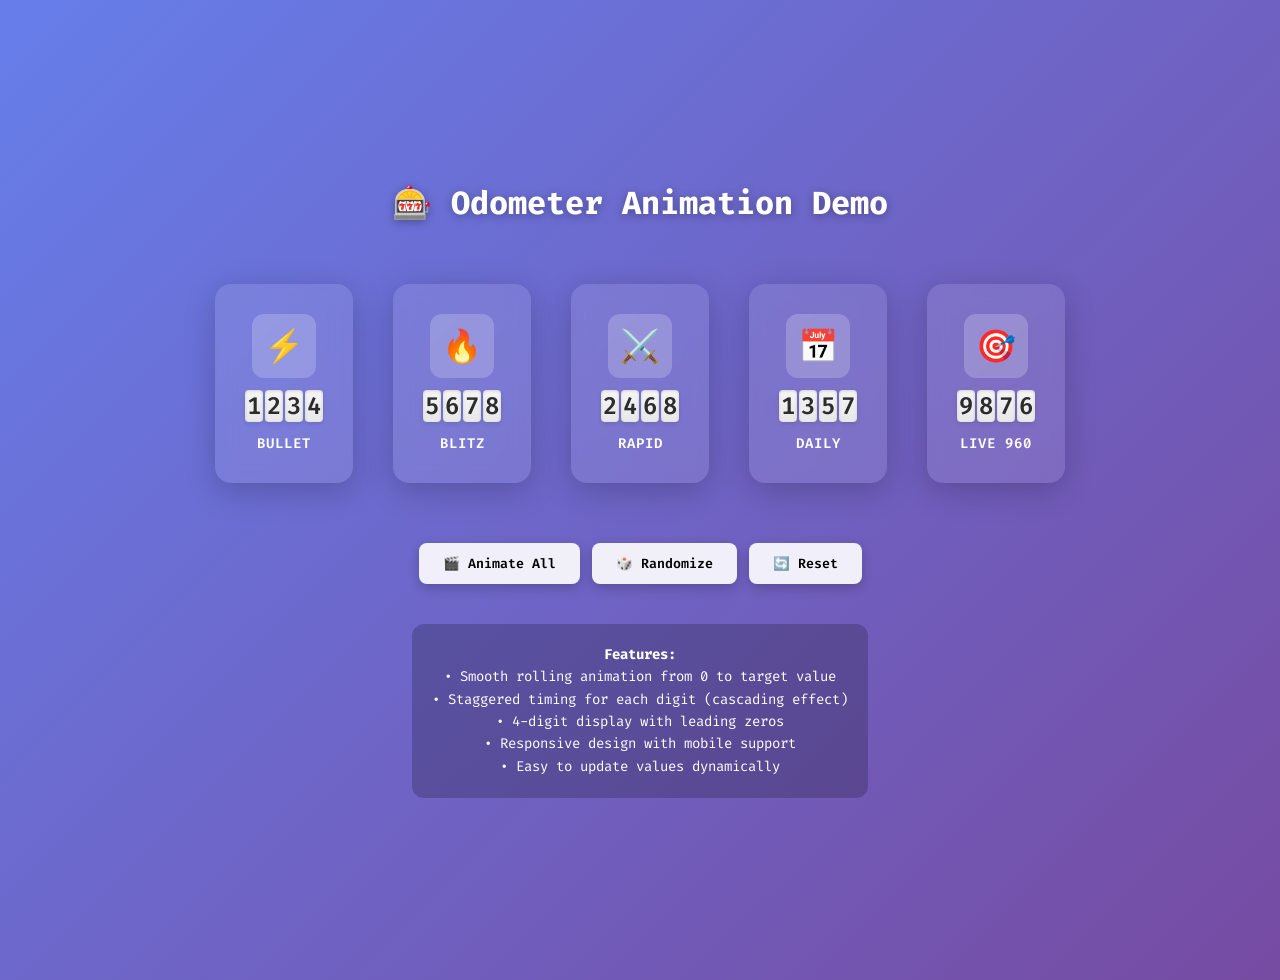
<file: odometer-demo.html>
<!DOCTYPE html>
<html lang="en">
<head>
    <meta charset="UTF-8">
    <meta name="viewport" content="width=device-width, initial-scale=1.0">
    <title>Odometer Demo</title>
    <link rel="preconnect" href="https://fonts.googleapis.com">
    <link rel="preconnect" href="https://fonts.gstatic.com" crossorigin>
    <link href="https://fonts.googleapis.com/css2?family=Fira+Code:wght@300..700&display=swap" rel="stylesheet">
    <link rel="stylesheet" href="odometer.css">
    <style>
        body {
            margin: 0;
            padding: 40px;
            min-height: 100vh;
            font-family: 'Fira Code', monospace;
            background: linear-gradient(135deg, #667eea 0%, #764ba2 100%);
            display: flex;
            flex-direction: column;
            align-items: center;
            justify-content: center;
            gap: 40px;
        }

        h1 {
            color: white;
            text-align: center;
            font-size: 32px;
            margin: 0 0 20px 0;
            text-shadow: 0 2px 10px rgba(0, 0, 0, 0.3);
        }

        .demo-container {
            display: flex;
            flex-wrap: wrap;
            gap: 40px;
            justify-content: center;
            align-items: center;
        }

        .demo-item {
            display: flex;
            flex-direction: column;
            align-items: center;
            gap: 12px;
            background: rgba(255, 255, 255, 0.1);
            backdrop-filter: blur(10px);
            padding: 30px;
            border-radius: 16px;
            box-shadow: 0 8px 32px rgba(0, 0, 0, 0.2);
        }

        .demo-icon {
            width: 64px;
            height: 64px;
            background: rgba(255, 255, 255, 0.2);
            border-radius: 12px;
            display: flex;
            align-items: center;
            justify-content: center;
            font-size: 32px;
        }

        .demo-label {
            color: white;
            font-size: 14px;
            font-weight: 600;
            text-transform: uppercase;
            letter-spacing: 1px;
        }

        .controls {
            display: flex;
            gap: 12px;
            margin-top: 20px;
        }

        button {
            background: rgba(255, 255, 255, 0.9);
            border: none;
            padding: 12px 24px;
            border-radius: 8px;
            font-family: 'Fira Code', monospace;
            font-weight: 600;
            cursor: pointer;
            transition: all 0.3s ease;
            box-shadow: 0 4px 12px rgba(0, 0, 0, 0.2);
        }

        button:hover {
            background: white;
            transform: translateY(-2px);
            box-shadow: 0 6px 16px rgba(0, 0, 0, 0.3);
        }

        button:active {
            transform: translateY(0);
        }

        .info {
            color: white;
            text-align: center;
            max-width: 600px;
            line-height: 1.6;
            background: rgba(0, 0, 0, 0.2);
            padding: 20px;
            border-radius: 12px;
            font-size: 14px;
        }
    </style>
</head>
<body>
    <h1>🎰 Odometer Animation Demo</h1>
    
    <div class="demo-container">
        <div class="demo-item">
            <div class="demo-icon">⚡</div>
            <div class="odometer-container" id="demo1"></div>
            <div class="demo-label">Bullet</div>
        </div>

        <div class="demo-item">
            <div class="demo-icon">🔥</div>
            <div class="odometer-container" id="demo2"></div>
            <div class="demo-label">Blitz</div>
        </div>

        <div class="demo-item">
            <div class="demo-icon">⚔️</div>
            <div class="odometer-container" id="demo3"></div>
            <div class="demo-label">Rapid</div>
        </div>

        <div class="demo-item">
            <div class="demo-icon">📅</div>
            <div class="odometer-container" id="demo4"></div>
            <div class="demo-label">Daily</div>
        </div>

        <div class="demo-item">
            <div class="demo-icon">🎯</div>
            <div class="odometer-container" id="demo5"></div>
            <div class="demo-label">Live 960</div>
        </div>
    </div>

    <div class="controls">
        <button onclick="animateAll()">🎬 Animate All</button>
        <button onclick="randomizeAll()">🎲 Randomize</button>
        <button onclick="resetAll()">🔄 Reset</button>
    </div>

    <div class="info">
        <strong>Features:</strong><br>
        • Smooth rolling animation from 0 to target value<br>
        • Staggered timing for each digit (cascading effect)<br>
        • 4-digit display with leading zeros<br>
        • Responsive design with mobile support<br>
        • Easy to update values dynamically
    </div>

    <script src="odometer.js"></script>
    <script>
        // Initialize odometers with different values
        const odometers = [
            new Odometer(document.getElementById('demo1'), 1234),
            new Odometer(document.getElementById('demo2'), 5678),
            new Odometer(document.getElementById('demo3'), 2468),
            new Odometer(document.getElementById('demo4'), 1357),
            new Odometer(document.getElementById('demo5'), 9876)
        ];

        // Animate on load
        window.addEventListener('load', () => {
            odometers.forEach(od => od.animate());
        });

        function animateAll() {
            odometers.forEach(od => od.animate());
        }

        function randomizeAll() {
            odometers.forEach(od => {
                const randomValue = Math.floor(Math.random() * 10000);
                od.setValue(randomValue);
            });
        }

        function resetAll() {
            odometers.forEach((od, i) => {
                const values = [1234, 5678, 2468, 1357, 9876];
                od.setValue(values[i]);
            });
        }
    </script>
</body>
</html>
</file>
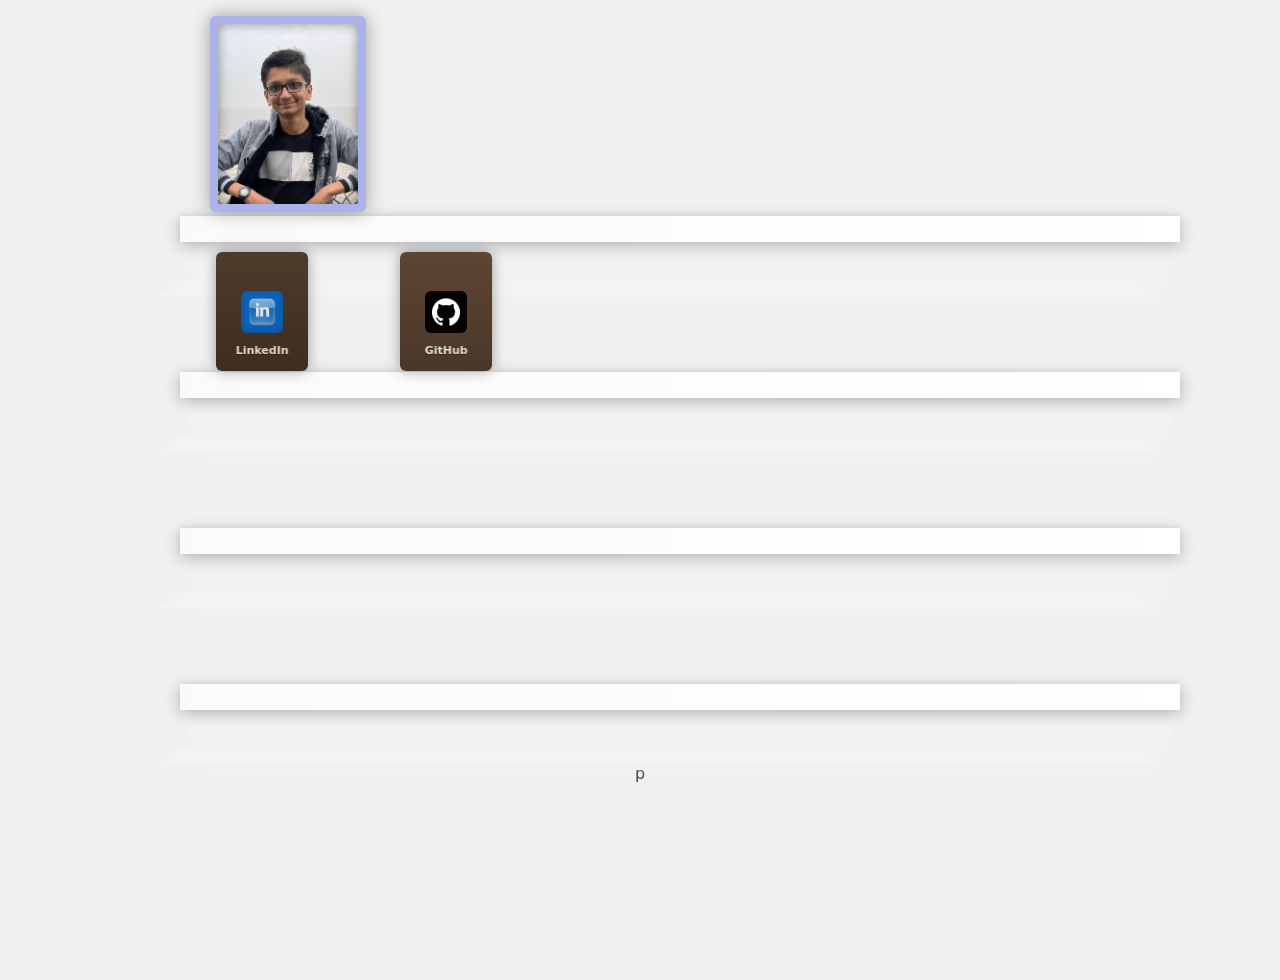
<file: testing.html>
<!DOCTYPE html>
<html lang="en">

<head>
  <meta charset="utf-8" />
  <meta name="viewport" content="width=device-width,initial-scale=1" />
  <title>Dhyey Lukhi — Shelf & Detective Books</title>
  <style>
    :root {
      --shelf-width: 80%;
      --max-width: 1000px;
      --book-w: 84px;
      --book-h: 110px;
      --book-gap: 100px;
      --leather: linear-gradient(180deg, #5a3f2b, #4b2f1e);
    }

    body {
      margin: 0;
      padding: 40px;
      min-height: 100vh;
      font-family: system-ui, -apple-system, "Segoe UI", Roboto, "Helvetica Neue", Arial;
      background: #f0f0f0;
      color: #222;
      display: flex;
      flex-direction: column;
      align-items: center;
      overflow-x: hidden;
    }

    /* top photo frame kept */
    .top-layer {
      width: var(--shelf-width);
      max-width: var(--max-width);
      display: flex;
      justify-content: flex-start;
      position: relative;
      z-index: 50;
      margin-bottom: -40px;
      height: 200px; /* <-- FIX: Prevent shelves from moving upward */
      --photo-top: -24px;
      --photo-left: 50px;
    }

    .photo-frame {
      width: 140px;
      height: 180px;
      border: 8px solid #acb2e9;
      border-radius: 6px;
      background: url('photo.jpg') center/cover no-repeat;
      background-color: #d2b48c;
      box-shadow: 0 0px 18px rgba(0, 0, 0, .35), inset 0 0 12px rgba(0, 0, 0, .4);
      transition: opacity .25s ease, transform .3s ease, box-shadow .3s ease;
      cursor: pointer;
      position: relative;
      top: var(--photo-top, 0);
      left: var(--photo-left, 0);
      background-size: cover;
      background-position: center;
      z-index: 100;
    }

    .photo-frame:hover {
      transform: translateY(-6px) scale(1.03);
      box-shadow: 0 12px 26px rgba(0, 0, 0, .45);
    }

    .photo-frame.active {
      position: fixed;
      top: 50%;
      left: 50%;
      transform: translate(-50%, -50%) scale(1);
      width: 70vmin;
      height: 90vmin;
      border-width: 12px;
      border-radius: 10px;
      box-shadow: 0 22px 40px rgba(0, 0, 0, .55);
      z-index: 5000;
      background-size: cover;
      background-position: center;
      transition: transform .35s ease, box-shadow .35s ease;
    }

    .photo-backdrop {
      position: fixed;
      inset: 0;
      background: rgba(0, 0, 0, .28);
      backdrop-filter: blur(12px);
      z-index: 4000;
      display: none;
    }

    .photo-backdrop.show {
      display: block;
    }

    /* shelves */
    .shelf-wrapper {
      width: var(--shelf-width);
      max-width: var(--max-width);
      display: flex;
      flex-direction: column;
      gap: 60px;
      z-index: 1;
    }

    .shelf {
      width: 100%;
      height: 80px;
      position: relative;
      border-bottom: 16px solid #f3f3f3;
      border-left: 20px solid transparent;
      border-right: 20px solid transparent;
    }

    .shelf::before {
      content: "";
      position: absolute;
      top: 16px;
      background: linear-gradient(90deg, #fafafa 0%, #fff 100%);
      height: 26px;
      width: calc(100% + 40px);
      box-shadow: 0 -1px 6px rgba(0, 0, 0, .05), 0 4px 16px rgba(0, 0, 0, .25);
      z-index: 2;
    }

    .shelf::after {
      content: "";
      position: absolute;
      top: 42px;
      width: calc(100% + 40px);
      height: 80px;
      background: linear-gradient(180deg, #f3f3f3 0%, rgba(255, 255, 255, 0) 100%);
      clip-path: polygon(0% 0%, 100% 0%, 97% 100%, 3% 100%);
      z-index: -1;
    }

    .books-row {
      position: absolute;
      left: 36px;
      top: -104px;
      display: flex;
      gap: var(--book-gap);
      align-items: flex-end;
      z-index: 5;
      pointer-events: none;
    }

    .book {
      width: var(--book-w);
      height: var(--book-h);
      position: relative;
      transform-origin: bottom center;
      pointer-events: auto;
      user-select: none;
      cursor: pointer;
    }

    .book .cover {
      width: 91%;
      height: 94%;
      border-radius: 6px;
      box-shadow: 0 0px 14px rgba(0, 0, 0, .35);
      display: flex;
      align-items: center;
      justify-content: center;
      text-align: center;
      color: #f6ecd9;
      font-weight: 600;
      padding: 8px;
      transition: transform .25s ease, box-shadow .25s ease;
      background: var(--leather);
      background-size: cover;
      background-position: center;
      flex-direction: column;
      transform-style: preserve-3d;
    }

    .book:hover .cover {
      transform: translateY(-6px) rotate(-1deg) scale(1.02);
      box-shadow: 0 12px 30px rgba(0, 0, 0, .45);
    }

    .book .logo {
      width: 42px;
      height: 42px;
      border-radius: 6px;
      background: rgba(0, 0, 0, .12);
      display: flex;
      align-items: center;
      justify-content: center;
      box-shadow: inset 0 -2px 6px rgba(0, 0, 0, .2);
    }

    .book.linkedin .cover {
      background: linear-gradient(180deg, #4e3b2a, #3e2d21);
    }

    .book.linkedin .logo {
      background: rgba(10, 102, 194, .95);
      color: #fff;
    }

    .book.github .cover {
      background: linear-gradient(180deg, #5e4534, #4a3728);
    }

    .book.github .logo {
      background: rgba(0, 0, 0, .95);
      color: #fff;
      font-weight: 700;
    }

    .book .label {
      position: absolute;
      bottom: 14px;
      left: 50%;
      transform: translateX(-50%) translateZ(1px);
      font-size: 11px;
      opacity: .95;
      color: #f1e8d6;
      text-shadow: 0 1px 0 rgba(0, 0, 0, .35);
      pointer-events: none;
    }

    .book-modal {
      position: fixed;
      inset: 0;
      display: none;
      align-items: center;
      justify-content: center;
      z-index: 1200;
      backdrop-filter: blur(9px);
      background: rgba(0, 0, 0, .28);
      padding: 30px;
    }

    .book-scene {
      width: min(760px, 92%);
      height: min(520px, 86%);
      perspective: 1400px;
      display: flex;
      align-items: center;
      justify-content: center;
    }

    .book-inner {
      width: 520px;
      height: 360px;
      position: relative;
      transform-style: preserve-3d;
      transition: transform .6s cubic-bezier(.2, .9, .25, 1);
    }

    .book-page {
      width: 100%;
      height: 100%;
      position: absolute;
      left: 0;
      top: 0;
      transform-origin: left center;
      background: linear-gradient(#fff, #fbfaf8);
      box-shadow: 0 12px 40px rgba(0, 0, 0, .45);
      border-radius: 6px;
      overflow: hidden;
      padding: 22px;
      display: flex;
      flex-direction: column;
      gap: 12px;
      backface-visibility: hidden;
      transition: transform .6s cubic-bezier(.2, .9, .25, 1);
    }

    .book-page.page-back {
      background: linear-gradient(180deg, #ffffff, #ffffff);
    }

    .book-page.turn {
      transform: rotateY(-180deg);
    }

    .page-content h1 {
      margin: 0;
      font-size: 32px;
      line-height: 1.05;
      font-weight: 700;
      color: #1f1f1f;
      word-break: break-word;
    }

    .page-content p {
      margin: 0;
      font-size: 14px;
      color: #333;
    }

    .page-content a {
      color: #0b63b7;
      text-decoration: none;
      word-break: break-all;
      font-size: 13px;
    }

    .book-controls {
      position: absolute;
      right: -18px;
      bottom: -18px;
      display: flex;
      gap: 10px;
      align-items: center;
    }

    .page-indicator {
      position: absolute;
      left: -125px;
      bottom: 45px;
      font-size: 13px;
      color: #4b4b4b;
    }

    .close-btn {
      position: absolute;
      top: -6px;
      right: -6px;
      background: #fff;
      width: 36px;
      height: 36px;
      border-radius: 999px;
      display: flex;
      align-items: center;
      justify-content: center;
      box-shadow: 0 8px 30px rgba(0, 0, 0, .35);
      cursor: pointer;
    }
  </style>
</head>

<body>

  <div class="top-layer">
    <div class="photo-frame"></div>
  </div>

  <div class="photo-backdrop" id="photoBackdrop"></div>

  <div class="shelf-wrapper">

    <div class="shelf" id="shelf1"></div>

    <div class="shelf" id="shelf2">
      <div class="books-row">
        <div class="book linkedin" id="linkedinBook">
          <div class="cover">
            <div class="logo"><img src="linkedin.png" width="28" height="28"></div>
            <div class="label">LinkedIn</div>
          </div>
        </div>

        <div class="book github" id="githubBook">
          <div class="cover">
            <div class="logo"><img src="github.png" width="28" height="28"></div>
            <div class="label">GitHub</div>
          </div>
        </div>
      </div>
    </div>

    <div class="shelf" id="shelf3"></div>
    <div class="shelf" id="shelf4"></div>
  </div>

  <div class="book-modal" id="bookModal">
    <div class="book-scene">
      <div class="book-inner" id="bookInner"></div>
      <div class="page-indicator" id="pageIndicator">1</div>
      <div class="close-btn" id="closeBook">✕</div>
    </div>
  </div>

  <script>

    const LINKS = {
      linkedinProfile: "https://www.linkedin.com/in/dhyeylukhi90",
      githubProfile: "https://github.com/DhyeyLukhi"
    };

    const linkedinBook = document.getElementById("linkedinBook");
    const githubBook = document.getElementById("githubBook");
    const bookModal = document.getElementById("bookModal");
    const bookInner = document.getElementById("bookInner");
    const closeBook = document.getElementById("closeBook");
    const pageIndicator = document.getElementById("pageIndicator");

    let currentPages = [];
    let currentIndex = 0;

    async function fetchJsonWithFallback(path, fallback) {
      try {
        const r = await fetch(path, { cache: "no-store" });
        if (!r.ok) throw 0;
        return await r.json();
      } catch {
        return fallback;
      }
    }

    function parseLineItem(item, defTitle) {
      if (!item) return { url: null, title: defTitle };
      if (typeof item !== "string") return { url: item, title: defTitle };
      if (item.includes(",")) {
        const parts = item.split(",");
        return {
          url: parts[0].trim(),
          title: parts.slice(1).join(",").trim() || defTitle
        };
      }
      return { url: item.trim(), title: defTitle };
    }

    async function preparePages(type) {
      const pages = [];

      if (type === "linkedin") {
        const fallback = {
          profile: LINKS.linkedinProfile,
          posts: []
        };
        const data = await fetchJsonWithFallback("linkedin.json", fallback);

        pages.push({ title: "LinkedIn — Profile", url: data.profile });

        (data.posts || []).forEach((p, i) => {
          const parsed = parseLineItem(p, "Post " + (i + 1));
          pages.push({ title: parsed.title, url: parsed.url });
        });
      }

      if (type === "github") {
        const fallback = {
          profile: LINKS.githubProfile,
          repos: []
        };
        const data = await fetchJsonWithFallback("github.json", fallback);

        pages.push({ title: "GitHub — Profile", url: data.profile });

        (data.repos || []).forEach((p, i) => {
          const parsed = parseLineItem(p, "Repo " + (i + 1));
          pages.push({ title: parsed.title, url: parsed.url });
        });
      }

      return pages;
    }

    function buildPagesDom(pages) {
      bookInner.innerHTML = "";

      pages.forEach((pg, i) => {
        const el = document.createElement("div");
        el.className = "book-page";
        el.dataset.page = i;
        el.style.zIndex = pages.length - i + 100;

        el.innerHTML = `
          <div class="page-content">
            <h1>${pg.title}</h1>
            ${pg.url ? `<p><a href="${pg.url}" target="_blank">Open link</a></p>` : `<p>—</p>`}
          </div>
        `;

        bookInner.appendChild(el);
      });
    }

    function updatePagesVisual() {
      const pages = document.querySelectorAll(".book-page");
      pages.forEach(p => {
        const n = Number(p.dataset.page);
        if (n < currentIndex) p.classList.add("turn");
        else p.classList.remove("turn");
      });
    }

    function updateIndicator() {
      pageIndicator.textContent = currentIndex + 1;
    }

    async function openBook(type) {
      currentIndex = 0;
      currentPages = await preparePages(type);
      buildPagesDom(currentPages);
      updatePagesVisual();
      updateIndicator();
      bookModal.style.display = "flex";

      bookInner.style.transform = "translateY(6px) scale(.98)";
      setTimeout(() => bookInner.style.transform = "translateY(0) scale(1)", 10);
    }

    function closeViewer() {
      bookModal.style.display = "none";
    }

    linkedinBook.addEventListener("click", () => openBook("linkedin"));
    githubBook.addEventListener("click", () => openBook("github"));
    closeBook.addEventListener("click", closeViewer);
    bookModal.addEventListener("click", e => { if (e.target === bookModal) closeViewer(); });

    document.addEventListener("keydown", e => {
      if (bookModal.style.display === "flex") {
        if (e.key === "ArrowRight") {
          if (currentIndex < currentPages.length - 1) currentIndex++;
        }
        if (e.key === "ArrowLeft") {
          if (currentIndex > 0) currentIndex--;
        }
        if (e.key === "Escape") closeViewer();

        updatePagesVisual();
        updateIndicator();
      }
    });

    /* PHOTO FRAME FULLSCREEN */
    const frame = document.querySelector(".photo-frame");
    const backdrop = document.getElementById("photoBackdrop");

    frame.addEventListener("click", () => {
      const opening = frame.classList.toggle("active");
      if (opening) backdrop.classList.add("show");
      else backdrop.classList.remove("show");
    });

    backdrop.addEventListener("click", () => {
      frame.classList.remove("active");
      backdrop.classList.remove("show");
    });

  </script>
</body>

</html>
p
</file>
<file: odometer.css>
/* Odometer Container */
.time-icon-wrapper {
    display: flex;
    flex-direction: column;
    align-items: center;
    gap: 8px;
}

.odometer-container {
    display: flex;
    gap: 2px;
    height: 32px;
    font-family: 'Fira Code', monospace;
    font-weight: 600;
    font-size: 24px;
    color: #2c2c2c;
    user-select: none;
}

/* Individual digit wrapper */
.odometer-digit {
    width: 18px;
    height: 32px;
    overflow: hidden;
    position: relative;
    background: linear-gradient(180deg, #f5f5f5 0%, #e8e8e8 100%);
    border-radius: 4px;
    box-shadow:
        inset 0 1px 3px rgba(0, 0, 0, 0.15),
        0 2px 4px rgba(0, 0, 0, 0.1);
    display: flex;
    align-items: center;
    justify-content: center;
}

/* The rolling column of digits */
.odometer-digit-inner {
    position: absolute;
    top: 0;
    left: 0;
    width: 100%;
    display: flex;
    flex-direction: column;
    align-items: center;
    transition: transform 1.2s cubic-bezier(0.25, 0.46, 0.45, 0.94);
    will-change: transform;
}

/* Each number in the column */
.odometer-digit-inner span {
    display: flex;
    align-items: center;
    justify-content: center;
    width: 100%;
    height: 32px;
    line-height: 32px;
    text-align: center;
}

/* Stagger animation delays for each digit position */
.odometer-digit:nth-child(1) .odometer-digit-inner {
    transition-delay: 0s;
}

.odometer-digit:nth-child(2) .odometer-digit-inner {
    transition-delay: 0.1s;
}

.odometer-digit:nth-child(3) .odometer-digit-inner {
    transition-delay: 0.2s;
}

.odometer-digit:nth-child(4) .odometer-digit-inner {
    transition-delay: 0.3s;
}

/* Dark mode adjustments */
@media (prefers-color-scheme: dark) {
    .odometer-container {
        color: #e0e0e0;
    }

    .odometer-digit {
        background: linear-gradient(180deg, #3a3a3a 0%, #2c2c2c 100%);
        box-shadow:
            inset 0 1px 3px rgba(0, 0, 0, 0.3),
            0 2px 4px rgba(0, 0, 0, 0.2);
    }
}

/* Responsive sizing */
@media (max-width: 768px) {
    .odometer-container {
        font-size: 20px;
        height: 28px;
    }

    .odometer-digit {
        width: 15px;
        height: 28px;
    }

    .odometer-digit-inner span {
        height: 28px;
        line-height: 28px;
    }
}
</file>
